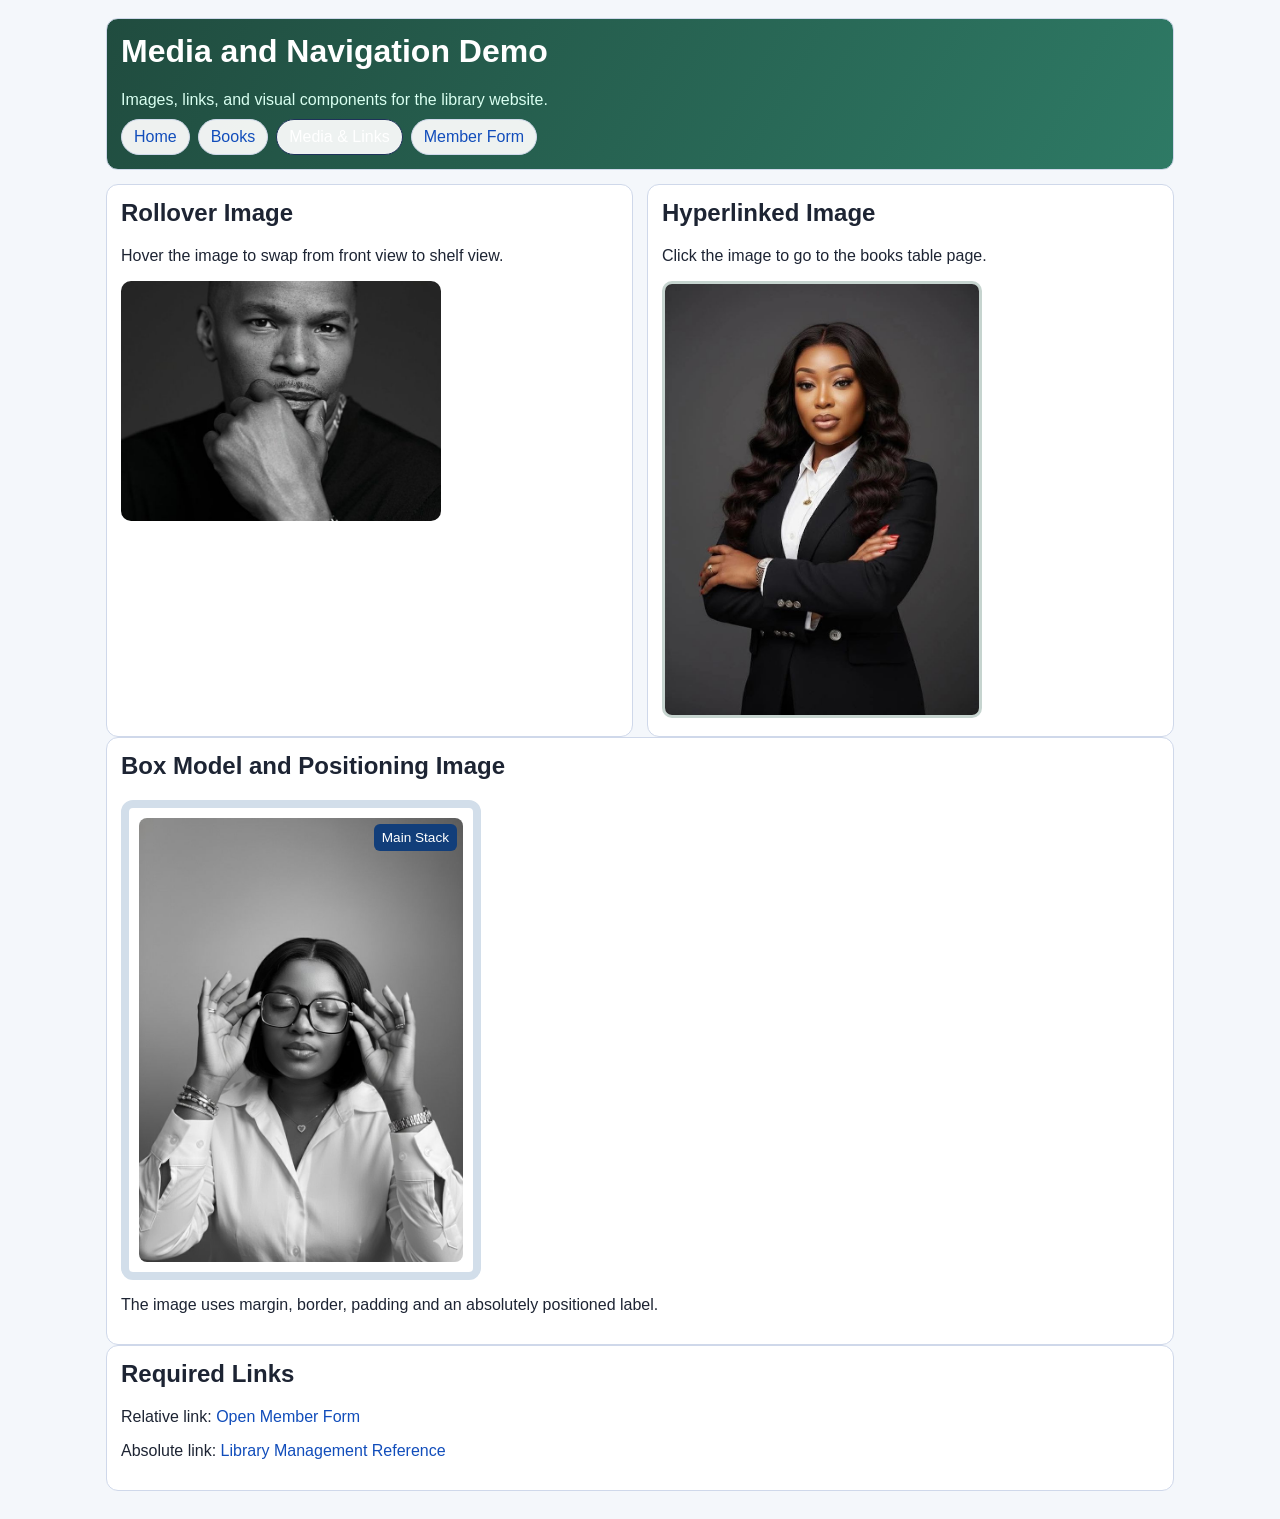
<file: index.html>
<!DOCTYPE html>
<html lang="en">
<head>
    <meta charset="UTF-8">
    <meta name="viewport" content="width=device-width, initial-scale=1.0">
    <title>Library Media and Links</title>
    <link rel="stylesheet" href="global.css">
    <link rel="stylesheet" href="index.css">
</head>
<body>
    <div class="page-wrap">
        <header class="card media-header">
            <h1>Media and Navigation Demo</h1>
            <p>Images, links, and visual components for the library website.</p>
            <nav class="top-nav">
                <a href="Library.html">Home</a>
                <a href="View Books.html">Books</a>
                <a href="index.html" class="active">Media & Links</a>
                <a href="register.html">Member Form</a>
            </nav>
        </header>

        <section class="media-grid">
            <article class="card">
                <h2>Rollover Image</h2>
                <p>Hover the image to swap from front view to shelf view.</p>
                <div class="rollover">
                    <img src="a1.jpg" alt="Library front desk" class="base-img">
                    <img src="a2.jpg" alt="Library bookshelf area" class="hover-img">
                </div>
            </article>

            <article class="card">
                <h2>Hyperlinked Image</h2>
                <p>Click the image to go to the books table page.</p>
                <a href="View Books.html" class="image-link">
                    <img src="a3.jpg" alt="Go to books page">
                </a>
            </article>
        </section>

        <section class="card">
            <h2>Box Model and Positioning Image</h2>
            <div class="positioned-image">
                <img src="a4.jpg" alt="Library stack area">
                <span class="badge">Main Stack</span>
            </div>
            <p>The image uses margin, border, padding and an absolutely positioned label.</p>
        </section>

        <section class="card">
            <h2>Required Links</h2>
            <p>Relative link: <a href="register.html">Open Member Form</a></p>
            <p>Absolute link: <a href="https://en.wikipedia.org/wiki/Library_management_system" target="_blank" rel="noopener">Library Management Reference</a></p>
        </section>
    </div>
</body>
</html>
</file>
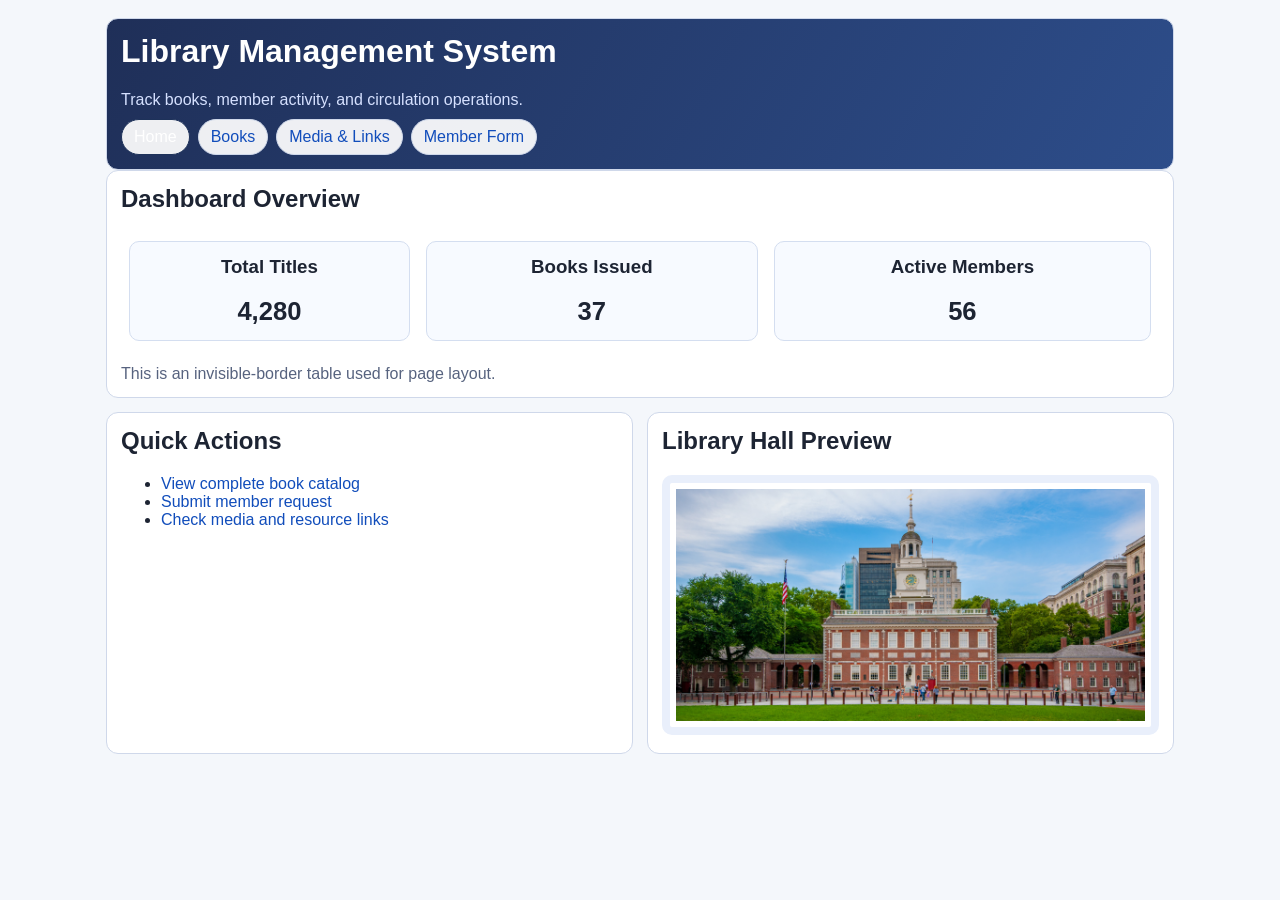
<file: Library.html>
<!DOCTYPE html>
<html lang="en">
<head>
    <meta charset="UTF-8">
    <meta name="viewport" content="width=device-width, initial-scale=1.0">
    <title>Library Management Home</title>
    <link rel="stylesheet" href="global.css">
    <link rel="stylesheet" href="style.css">
</head>
<body>
    <div class="page-wrap">
        <header class="card header-card">
            <h1>Library Management System</h1>
            <p>Track books, member activity, and circulation operations.</p>
            <nav class="top-nav">
                <a href="Library.html" class="active">Home</a>
                <a href="View Books.html">Books</a>
                <a href="index.html">Media & Links</a>
                <a href="register.html">Member Form</a>
            </nav>
        </header>

        <section class="card">
            <h2>Dashboard Overview</h2>
            <table class="layout-table">
                <tr>
                    <td>
                        <div class="mini-panel">
                            <h3>Total Titles</h3>
                            <p>4,280</p>
                        </div>
                    </td>
                    <td>
                        <div class="mini-panel">
                            <h3>Books Issued</h3>
                            <p>37</p>
                        </div>
                    </td>
                    <td>
                        <div class="mini-panel">
                            <h3>Active Members</h3>
                            <p>56</p>
                        </div>
                    </td>
                </tr>
            </table>
            <p class="note">This is an invisible-border table used for page layout.</p>
        </section>

        <section class="grid-two">
            <article class="card">
                <h2>Quick Actions</h2>
                <ul>
                    <li><a href="View Books.html">View complete book catalog</a></li>
                    <li><a href="register.html">Submit member request</a></li>
                    <li><a href="index.html">Check media and resource links</a></li>
                </ul>
            </article>
            <article class="card image-box">
                <h2>Library Hall Preview</h2>
                <img src="R.jpg" alt="Library hall section">
            </article>
        </section>
    </div>
</body>
</html>
</file>
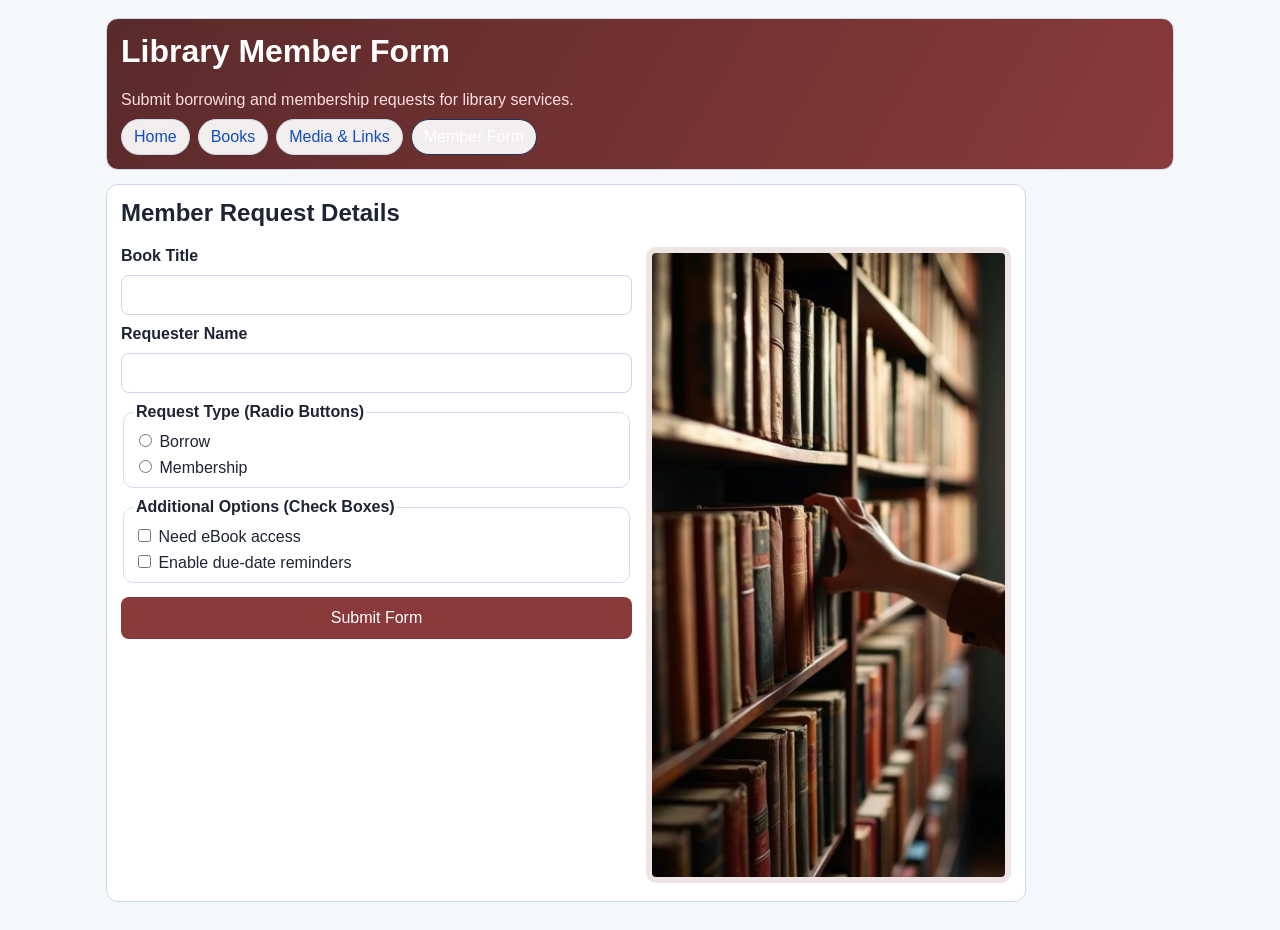
<file: register.html>
<!DOCTYPE html>
<html lang="en">
<head>
    <meta charset="UTF-8">
    <meta name="viewport" content="width=device-width, initial-scale=1.0">
    <title>Library Member Form</title>
    <link rel="stylesheet" href="global.css">
    <link rel="stylesheet" href="register.css">
</head>
<body>
    <div class="page-wrap">
        <header class="card form-header">
            <h1>Library Member Form</h1>
            <p>Submit borrowing and membership requests for library services.</p>
            <nav class="top-nav">
                <a href="Library.html">Home</a>
                <a href="View Books.html">Books</a>
                <a href="index.html">Media & Links</a>
                <a href="register.html" class="active">Member Form</a>
            </nav>
        </header>

        <section class="card form-card">
            <h2>Member Request Details</h2>
            <div class="form-layout">
                <form>
                    <label for="item-name">Book Title</label>
                    <input id="item-name" name="item_name" type="text" required>

                    <label for="requester-name">Requester Name</label>
                    <input id="requester-name" name="requester_name" type="text" required>

                    <fieldset>
                        <legend>Request Type (Radio Buttons)</legend>
                        <label><input type="radio" name="request_type" value="borrow" required> Borrow</label>
                        <label><input type="radio" name="request_type" value="membership"> Membership</label>
                    </fieldset>

                    <fieldset>
                        <legend>Additional Options (Check Boxes)</legend>
                        <label><input type="checkbox" name="options" value="ebook"> Need eBook access</label>
                        <label><input type="checkbox" name="options" value="reminder"> Enable due-date reminders</label>
                    </fieldset>

                    <button type="submit">Submit Form</button>
                </form>
                <aside class="form-image">
                    <img src="as1.jpg" alt="Member desk section in the library">
                </aside>
            </div>
        </section>
    </div>
</body>
</html>
</file>
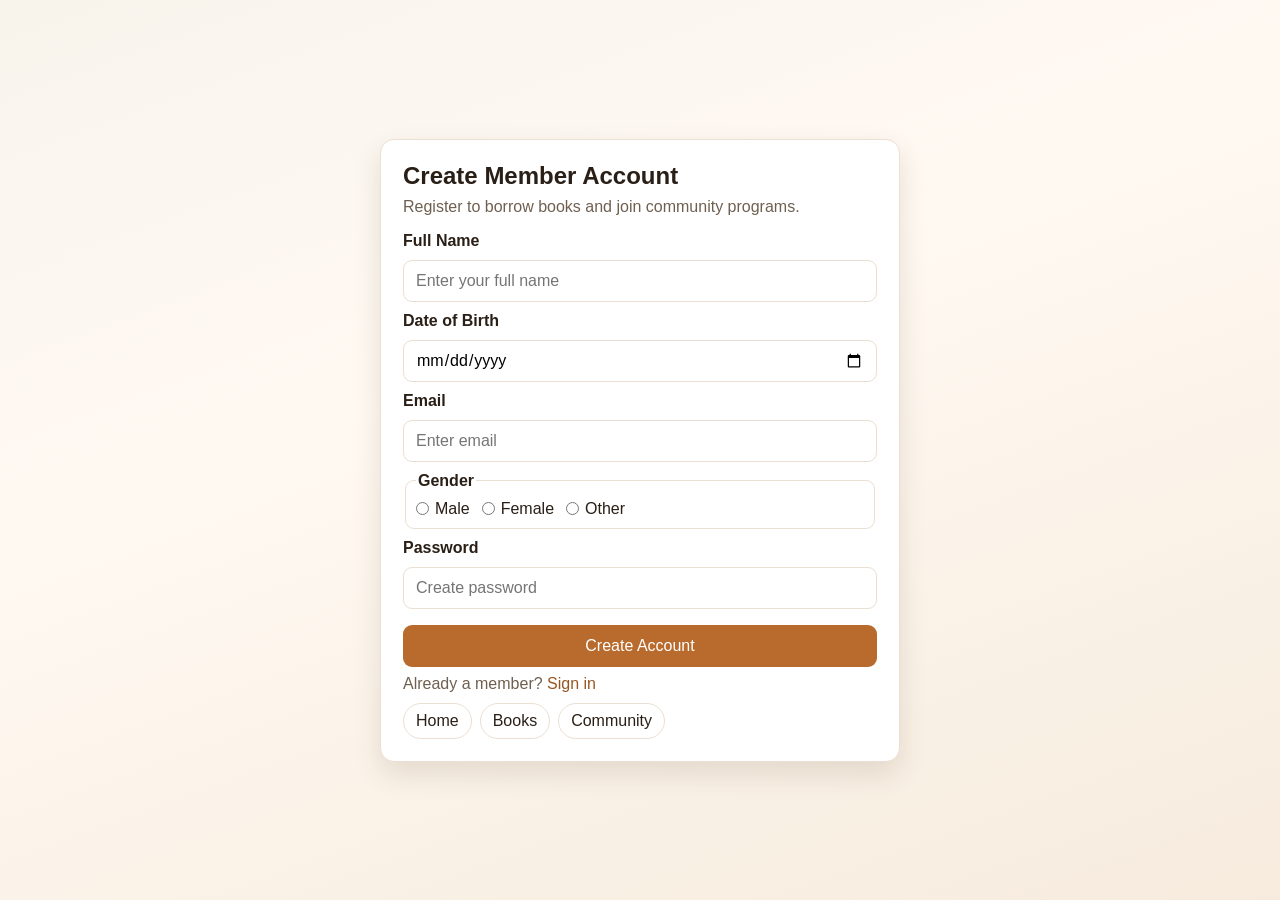
<file: sign up.html>
<!DOCTYPE html>
<html lang="en">
<head>
    <meta charset="UTF-8">
    <meta name="viewport" content="width=device-width, initial-scale=1.0">
    <meta http-equiv="refresh" content="0; url=signup.html">
    <title>Redirecting</title>
</head>
<body>
    <p>Redirecting to <a href="signup.html">signup.html</a>...</p>
</body>
</html>
</file>
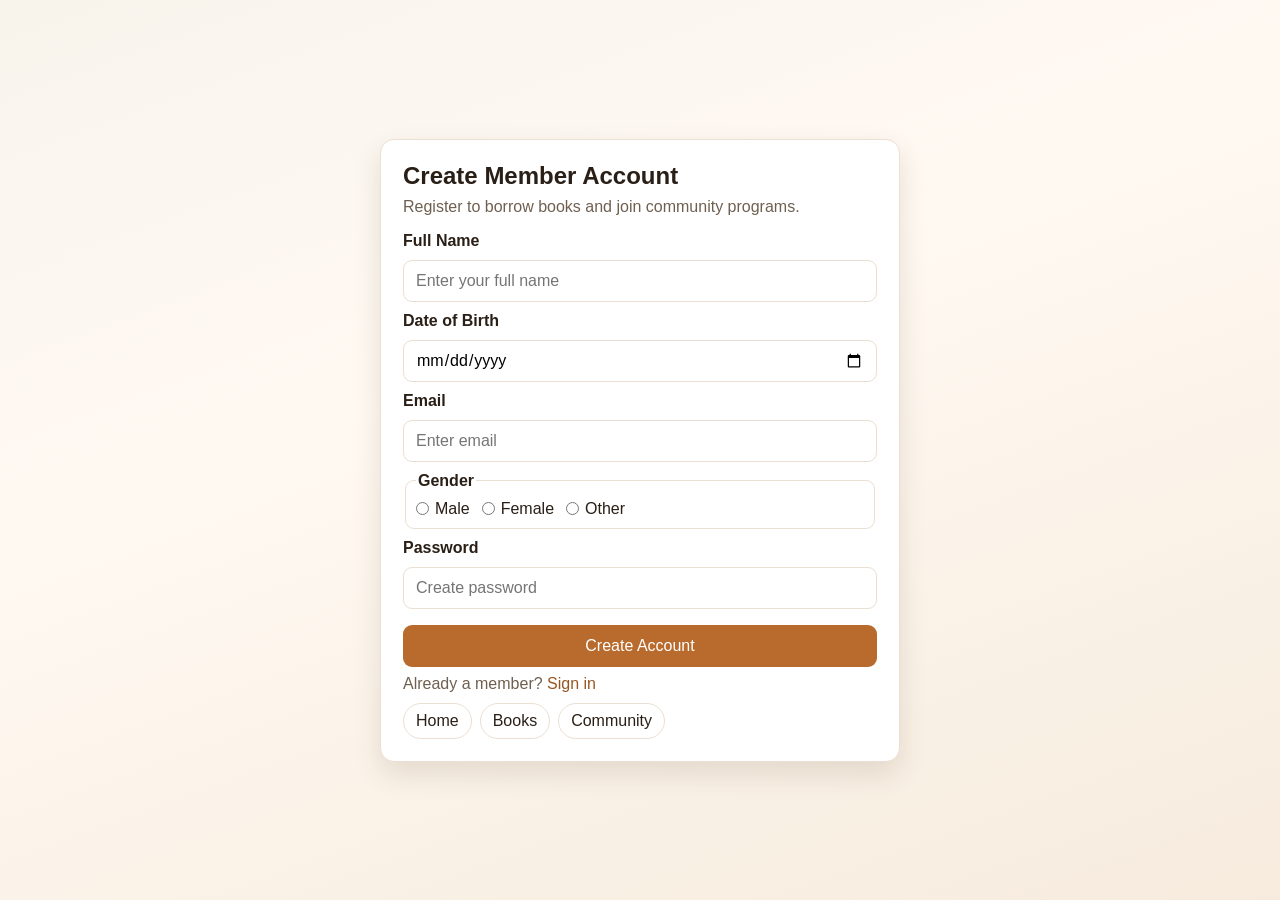
<file: signup.html>
<!DOCTYPE html>
<html lang="en">
<head>
    <meta charset="UTF-8">
    <meta name="viewport" content="width=device-width, initial-scale=1.0">
    <title>Sign Up</title>
    <link rel="stylesheet" href="signup.css">
</head>
<body>
    <main class="auth-shell">
        <section class="auth-card">
            <h1>Create Member Account</h1>
            <p>Register to borrow books and join community programs.</p>

            <form>
                <label for="fullname">Full Name</label>
                <input id="fullname" name="fullname" type="text" placeholder="Enter your full name" required>

                <label for="dob">Date of Birth</label>
                <input id="dob" name="dob" type="date" required>

                <label for="email">Email</label>
                <input id="email" name="email" type="email" placeholder="Enter email" required>

                <fieldset>
                    <legend>Gender</legend>
                    <label><input type="radio" name="gender" value="male" required> Male</label>
                    <label><input type="radio" name="gender" value="female"> Female</label>
                    <label><input type="radio" name="gender" value="other"> Other</label>
                </fieldset>

                <label for="password">Password</label>
                <input id="password" name="password" type="password" placeholder="Create password" required>

                <button type="submit">Create Account</button>
            </form>

            <p class="small">Already a member? <a href="register.html">Sign in</a></p>
            <nav>
                <a href="Library.html">Home</a>
                <a href="View Books.html">Books</a>
                <a href="index.html">Community</a>
            </nav>
        </section>
    </main>
</body>
</html>
</file>
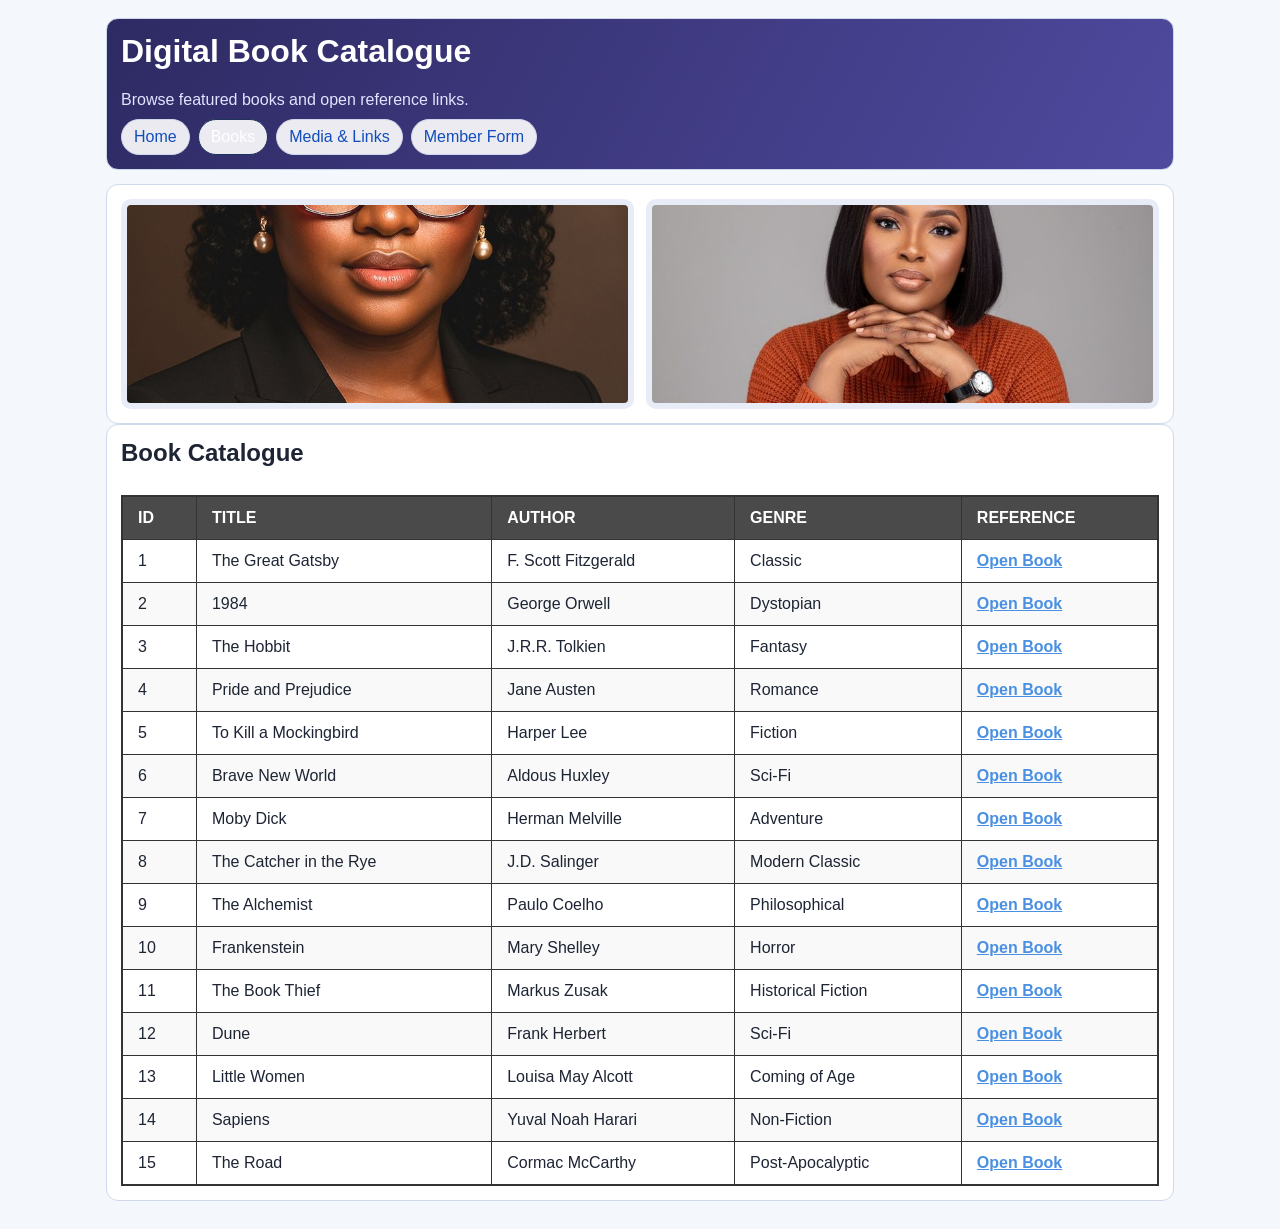
<file: View Books.html>
<!DOCTYPE html>
<html lang="en">
<head>
    <meta charset="UTF-8">
    <meta name="viewport" content="width=device-width, initial-scale=1.0">
    <title>Digital Book Catalogue</title>
    <link rel="stylesheet" href="global.css">
    <link rel="stylesheet" href="viewbooks.css">
</head>
<body>
    <div class="page-wrap">
        <header class="card page-header">
            <h1>Digital Book Catalogue</h1>
            <p>Browse featured books and open reference links.</p>
            <nav class="top-nav">
                <a href="Library.html">Home</a>
                <a href="View Books.html" class="active">Books</a>
                <a href="index.html">Media & Links</a>
                <a href="register.html">Member Form</a>
            </nav>
        </header>

        <section class="card book-gallery">
            <img src="a5.jpg" alt="Reading desk inside the library">
            <img src="a6.jpg" alt="Bookshelf lane in the library">
        </section>

        <section class="card">
            <h2>Book Catalogue</h2>
            <div class="table-wrap">
                <table class="inventory-table">
                    <thead>
                        <tr>
                            <th>ID</th>
                            <th>Title</th>
                            <th>Author</th>
                            <th>Genre</th>
                            <th>Reference</th>
                        </tr>
                    </thead>
                    <tbody>
                        <tr><td>1</td><td>The Great Gatsby</td><td>F. Scott Fitzgerald</td><td>Classic</td><td><a href="https://www.gutenberg.org/ebooks/64317" target="_blank" rel="noopener noreferrer" class="link-btn">Open Book</a></td></tr>
                        <tr><td>2</td><td>1984</td><td>George Orwell</td><td>Dystopian</td><td><a href="https://www.george-orwell.org/1984" target="_blank" rel="noopener noreferrer" class="link-btn">Open Book</a></td></tr>
                        <tr><td>3</td><td>The Hobbit</td><td>J.R.R. Tolkien</td><td>Fantasy</td><td><a href="https://www.tolkienestate.com" target="_blank" rel="noopener noreferrer" class="link-btn">Open Book</a></td></tr>
                        <tr><td>4</td><td>Pride and Prejudice</td><td>Jane Austen</td><td>Romance</td><td><a href="https://www.gutenberg.org/ebooks/1342" target="_blank" rel="noopener noreferrer" class="link-btn">Open Book</a></td></tr>
                        <tr><td>5</td><td>To Kill a Mockingbird</td><td>Harper Lee</td><td>Fiction</td><td><a href="https://www.britannica.com/topic/To-Kill-a-Mockingbird" target="_blank" rel="noopener noreferrer" class="link-btn">Open Book</a></td></tr>
                        <tr><td>6</td><td>Brave New World</td><td>Aldous Huxley</td><td>Sci-Fi</td><td><a href="https://www.huxley.net/bnw/" target="_blank" rel="noopener noreferrer" class="link-btn">Open Book</a></td></tr>
                        <tr><td>7</td><td>Moby Dick</td><td>Herman Melville</td><td>Adventure</td><td><a href="https://www.gutenberg.org/ebooks/2701" target="_blank" rel="noopener noreferrer" class="link-btn">Open Book</a></td></tr>
                        <tr><td>8</td><td>The Catcher in the Rye</td><td>J.D. Salinger</td><td>Modern Classic</td><td><a href="https://www.britannica.com/topic/The-Catcher-in-the-Rye" target="_blank" rel="noopener noreferrer" class="link-btn">Open Book</a></td></tr>
                        <tr><td>9</td><td>The Alchemist</td><td>Paulo Coelho</td><td>Philosophical</td><td><a href="https://www.paulocoelhoblog.com" target="_blank" rel="noopener noreferrer" class="link-btn">Open Book</a></td></tr>
                        <tr><td>10</td><td>Frankenstein</td><td>Mary Shelley</td><td>Horror</td><td><a href="https://www.gutenberg.org/ebooks/84" target="_blank" rel="noopener noreferrer" class="link-btn">Open Book</a></td></tr>
                        <tr><td>11</td><td>The Book Thief</td><td>Markus Zusak</td><td>Historical Fiction</td><td><a href="https://www.randomhouse.com" target="_blank" rel="noopener noreferrer" class="link-btn">Open Book</a></td></tr>
                        <tr><td>12</td><td>Dune</td><td>Frank Herbert</td><td>Sci-Fi</td><td><a href="https://www.dunenovels.com" target="_blank" rel="noopener noreferrer" class="link-btn">Open Book</a></td></tr>
                        <tr><td>13</td><td>Little Women</td><td>Louisa May Alcott</td><td>Coming of Age</td><td><a href="https://www.gutenberg.org/ebooks/514" target="_blank" rel="noopener noreferrer" class="link-btn">Open Book</a></td></tr>
                        <tr><td>14</td><td>Sapiens</td><td>Yuval Noah Harari</td><td>Non-Fiction</td><td><a href="https://www.ynharari.com/book/sapiens/" target="_blank" rel="noopener noreferrer" class="link-btn">Open Book</a></td></tr>
                        <tr><td>15</td><td>The Road</td><td>Cormac McCarthy</td><td>Post-Apocalyptic</td><td><a href="https://www.vintagebooks.com" target="_blank" rel="noopener noreferrer" class="link-btn">Open Book</a></td></tr>
                    </tbody>
                </table>
            </div>
        </section>
    </div>
</body>
</html>
</file>
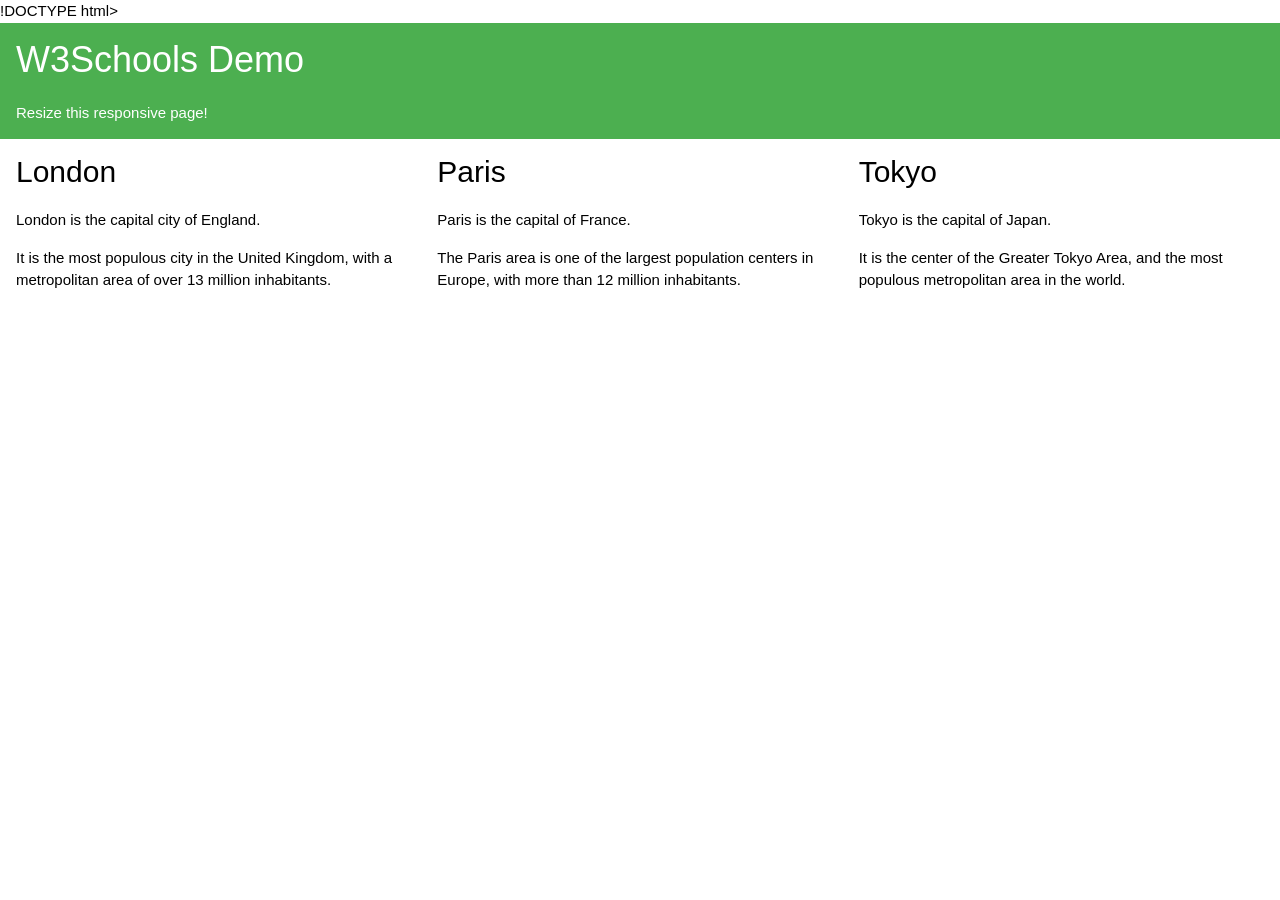
<file: vvv.html>
!DOCTYPE html>
<html>
<head>
<title>W3.CSS</title>
<meta name="viewport" content="width=device-width, initial-scale=1">
<link rel="stylesheet" href="https://www.w3schools.com/w3css/4/w3.css">
</head>
<body>
<div class="w3-container w3-green">
<h1>W3Schools Demo</h1>
<p>Resize this responsive page!</p>
</div>
<div class="w3-row-padding">
<div class="w3-third">
<h2>London</h2>
<p>London is the capital city of England.</p>
<p>It is the most populous city in the United Kingdom,
with a metropolitan area of over 13 million inhabitants.</p>
</div>
<div class="w3-third">
<h2>Paris</h2>
<p>Paris is the capital of France.</p>
<p>The Paris area is one of the largest population centers in Europe,
with more than 12 million inhabitants.</p>
</div>
<div class="w3-third">
<h2>Tokyo</h2>
<p>Tokyo is the capital of Japan.</p>
<p>It is the center of the Greater Tokyo Area,
and the most populous metropolitan area in the world.</p>
</div>
</div>
</body>
</html
</file>
<file: global.css>
:root {
    --text: #1d2433;
    --bg: #f4f7fb;
    --surface: #ffffff;
    --link: #114dbb;
    --link-hover: #0a2f73;
    --border: #cfd8ea;
}

* {
    box-sizing: border-box;
}

body {
    margin: 0;
    font-family: Arial, Helvetica, sans-serif;
    color: var(--text);
    background: var(--bg);
}

h1,
h2,
h3 {
    margin-top: 0;
}

a {
    color: var(--link);
    text-decoration: none;
}

a:hover {
    color: var(--link-hover);
    text-decoration: underline;
}

.page-wrap {
    max-width: 1100px;
    margin: 0 auto;
    padding: 18px 16px 28px;
}

.top-nav {
    display: flex;
    flex-wrap: wrap;
    gap: 8px;
    margin-top: 10px;
}

.top-nav a {
    padding: 8px 12px;
    border: 1px solid var(--border);
    border-radius: 999px;
    background: #ffffff;
}

.top-nav a.active {
    background: #1e325a;
    border-color: #1e325a;
    color: #ffffff;
    text-decoration: none;
}

.card {
    background: var(--surface);
    border: 1px solid var(--border);
    border-radius: 12px;
    padding: 14px;
}
</file>
<file: index.css>
.media-header {
    background: linear-gradient(120deg, #204c3f, #2e7a65);
    color: #ffffff;
}

.media-header p {
    margin: 0;
    color: #d9fff1;
}

.media-header .top-nav a {
    background: rgba(255, 255, 255, 0.92);
}

.media-grid {
    margin-top: 14px;
    display: grid;
    grid-template-columns: 1fr 1fr;
    gap: 14px;
}

.rollover {
    position: relative;
    width: 100%;
    max-width: 320px;
    aspect-ratio: 4 / 3;
    border-radius: 10px;
    overflow: hidden;
}

.rollover img {
    width: 100%;
    height: 100%;
    object-fit: cover;
    position: absolute;
    top: 0;
    left: 0;
}

.hover-img {
    opacity: 0;
    transition: opacity 0.4s ease;
}

.rollover:hover .hover-img {
    opacity: 1;
}

.image-link img {
    width: 100%;
    max-width: 320px;
    border-radius: 10px;
    border: 3px solid #c6d4cf;
}

.positioned-image {
    position: relative;
    max-width: 360px;
    margin: 12px 0;
    border: 8px solid #d2deea;
    padding: 10px;
    border-radius: 12px;
    background: #ffffff;
}

.positioned-image img {
    display: block;
    width: 100%;
    border-radius: 8px;
}

.badge {
    position: absolute;
    top: 16px;
    right: 16px;
    background: #123e7a;
    color: #ffffff;
    padding: 6px 8px;
    border-radius: 6px;
    font-size: 0.85rem;
}

@media (max-width: 840px) {
    .media-grid {
        grid-template-columns: 1fr;
    }
}
</file>
<file: style.css>
.header-card {
    background: linear-gradient(120deg, #1f2f58, #2d4d8a);
    color: #ffffff;
}

.header-card p {
    margin: 0;
    color: #d6e1ff;
}

.header-card .top-nav a {
    background: rgba(255, 255, 255, 0.92);
}

.layout-table {
    width: 100%;
    border-collapse: collapse;
}

.layout-table td {
    border: none;
    padding: 8px;
    vertical-align: top;
}

.mini-panel {
    border: 1px solid #d4def0;
    border-radius: 10px;
    padding: 14px;
    text-align: center;
    background: #f7faff;
}

.mini-panel p {
    margin: 8px 0 0;
    font-size: 1.6rem;
    font-weight: 700;
}

.note {
    color: #57637f;
    margin-bottom: 0;
}

.grid-two {
    margin-top: 14px;
    display: grid;
    gap: 14px;
    grid-template-columns: 1fr 1fr;
}

.image-box img {
    width: 100%;
    max-height: 260px;
    object-fit: cover;
    border-radius: 10px;
    border: 8px solid #e9effb;
    padding: 6px;
}

@media (max-width: 840px) {
    .grid-two {
        grid-template-columns: 1fr;
    }
}
</file>
<file: register.css>
.form-header {
    background: linear-gradient(120deg, #5a2a2a, #8a3a3a);
    color: #ffffff;
}

.form-header p {
    margin: 0;
    color: #ffdfdf;
}

.form-header .top-nav a {
    background: rgba(255, 255, 255, 0.92);
}

.form-card {
    margin-top: 14px;
    max-width: 920px;
}

.form-layout {
    display: grid;
    grid-template-columns: 1.4fr 1fr;
    gap: 14px;
    align-items: start;
}

form {
    display: grid;
    gap: 10px;
}

label,
legend {
    font-weight: 700;
}

input,
button {
    font: inherit;
}

input[type="text"] {
    height: 40px;
    border: 1px solid #cfd6e8;
    border-radius: 8px;
    padding: 0 10px;
}

fieldset {
    border: 1px solid #d8deed;
    border-radius: 10px;
    padding: 10px;
    display: grid;
    gap: 6px;
}

fieldset label {
    font-weight: 400;
}

button {
    margin-top: 4px;
    height: 42px;
    border: none;
    border-radius: 8px;
    background: #8a3a3a;
    color: #ffffff;
    cursor: pointer;
}

button:hover {
    background: #6d2c2c;
}

.form-image img {
    width: 100%;
    height: 100%;
    min-height: 360px;
    object-fit: cover;
    border-radius: 10px;
    border: 6px solid #efe4e4;
}

@media (max-width: 840px) {
    .form-layout {
        grid-template-columns: 1fr;
    }

    .form-image img {
        min-height: 220px;
    }
}
</file>
<file: signup.css>
:root {
    --bg: #f8f4ec;
    --card: #ffffff;
    --text: #2a1f16;
    --muted: #6f5f50;
    --primary: #b86b2d;
    --primary-strong: #975621;
    --border: #ebdfd3;
}

* {
    box-sizing: border-box;
}

body {
    margin: 0;
    font-family: Arial, Helvetica, sans-serif;
    color: var(--text);
    background: linear-gradient(160deg, #f8f4ec 0%, #fff9f2 40%, #f6ebdd 100%);
}

.auth-shell {
    min-height: 100vh;
    display: grid;
    place-items: center;
    padding: 20px;
}

.auth-card {
    width: min(520px, 100%);
    background: var(--card);
    border: 1px solid var(--border);
    border-radius: 14px;
    padding: 22px;
    box-shadow: 0 12px 28px rgba(64, 39, 18, 0.12);
}

.auth-card h1 {
    margin: 0;
}

.auth-card > p {
    margin-top: 8px;
    color: var(--muted);
}

form {
    margin-top: 14px;
    display: grid;
    gap: 10px;
}

label,
legend {
    font-weight: 700;
}

input,
button {
    width: 100%;
    height: 42px;
    border-radius: 9px;
    border: 1px solid var(--border);
    padding: 0 12px;
    font: inherit;
}

fieldset {
    border: 1px solid var(--border);
    border-radius: 9px;
    padding: 10px;
    display: flex;
    flex-wrap: wrap;
    gap: 12px;
}

fieldset label {
    display: flex;
    align-items: center;
    gap: 6px;
    font-weight: 400;
}

fieldset input {
    width: auto;
    height: auto;
    margin: 0;
}

button {
    border: none;
    background: var(--primary);
    color: #ffffff;
    cursor: pointer;
    margin-top: 6px;
}

button:hover {
    background: var(--primary-strong);
}

.small {
    margin: 14px 0 10px;
    color: var(--muted);
}

.small a {
    color: var(--primary-strong);
    text-decoration: none;
}

nav {
    display: flex;
    flex-wrap: wrap;
    gap: 8px;
}

nav a {
    text-decoration: none;
    border: 1px solid var(--border);
    border-radius: 999px;
    color: var(--text);
    padding: 8px 12px;
}

nav a:hover {
    border-color: var(--primary);
}
</file>
<file: viewbooks.css>
.page-header {
    background: linear-gradient(120deg, #2e2a63, #4f4a9e);
    color: #ffffff;
}

.page-header p {
    margin: 0;
    color: #e2e3ff;
}

.page-header .top-nav a {
    background: rgba(255, 255, 255, 0.9);
}

.book-gallery {
    margin-top: 14px;
    display: grid;
    grid-template-columns: 1fr 1fr;
    gap: 12px;
}

.book-gallery img {
    width: 100%;
    height: 210px;
    object-fit: cover;
    border-radius: 10px;
    border: 6px solid #e8ecf7;
}

.table-wrap {
    overflow-x: auto;
}

.inventory-table {
    width: 100%;
    border-collapse: collapse;
    margin-top: 8px;
    background: #ffffff;
    border: 2px solid #333333;
}

.inventory-table th,
.inventory-table td {
    padding: 12px 15px;
    text-align: left;
    border: 1px solid #333333;
}

.inventory-table th {
    background-color: #4a4a4a;
    color: #ffffff;
    text-transform: uppercase;
}

.inventory-table tbody tr:nth-child(even) {
    background-color: #f9f9f9;
}

.inventory-table tbody tr:hover {
    background-color: #e8f0fe;
}

.link-btn {
    color: #4a90e2;
    font-weight: 700;
    text-decoration: underline;
}

@media (max-width: 840px) {
    .book-gallery {
        grid-template-columns: 1fr;
    }
}
</file>
